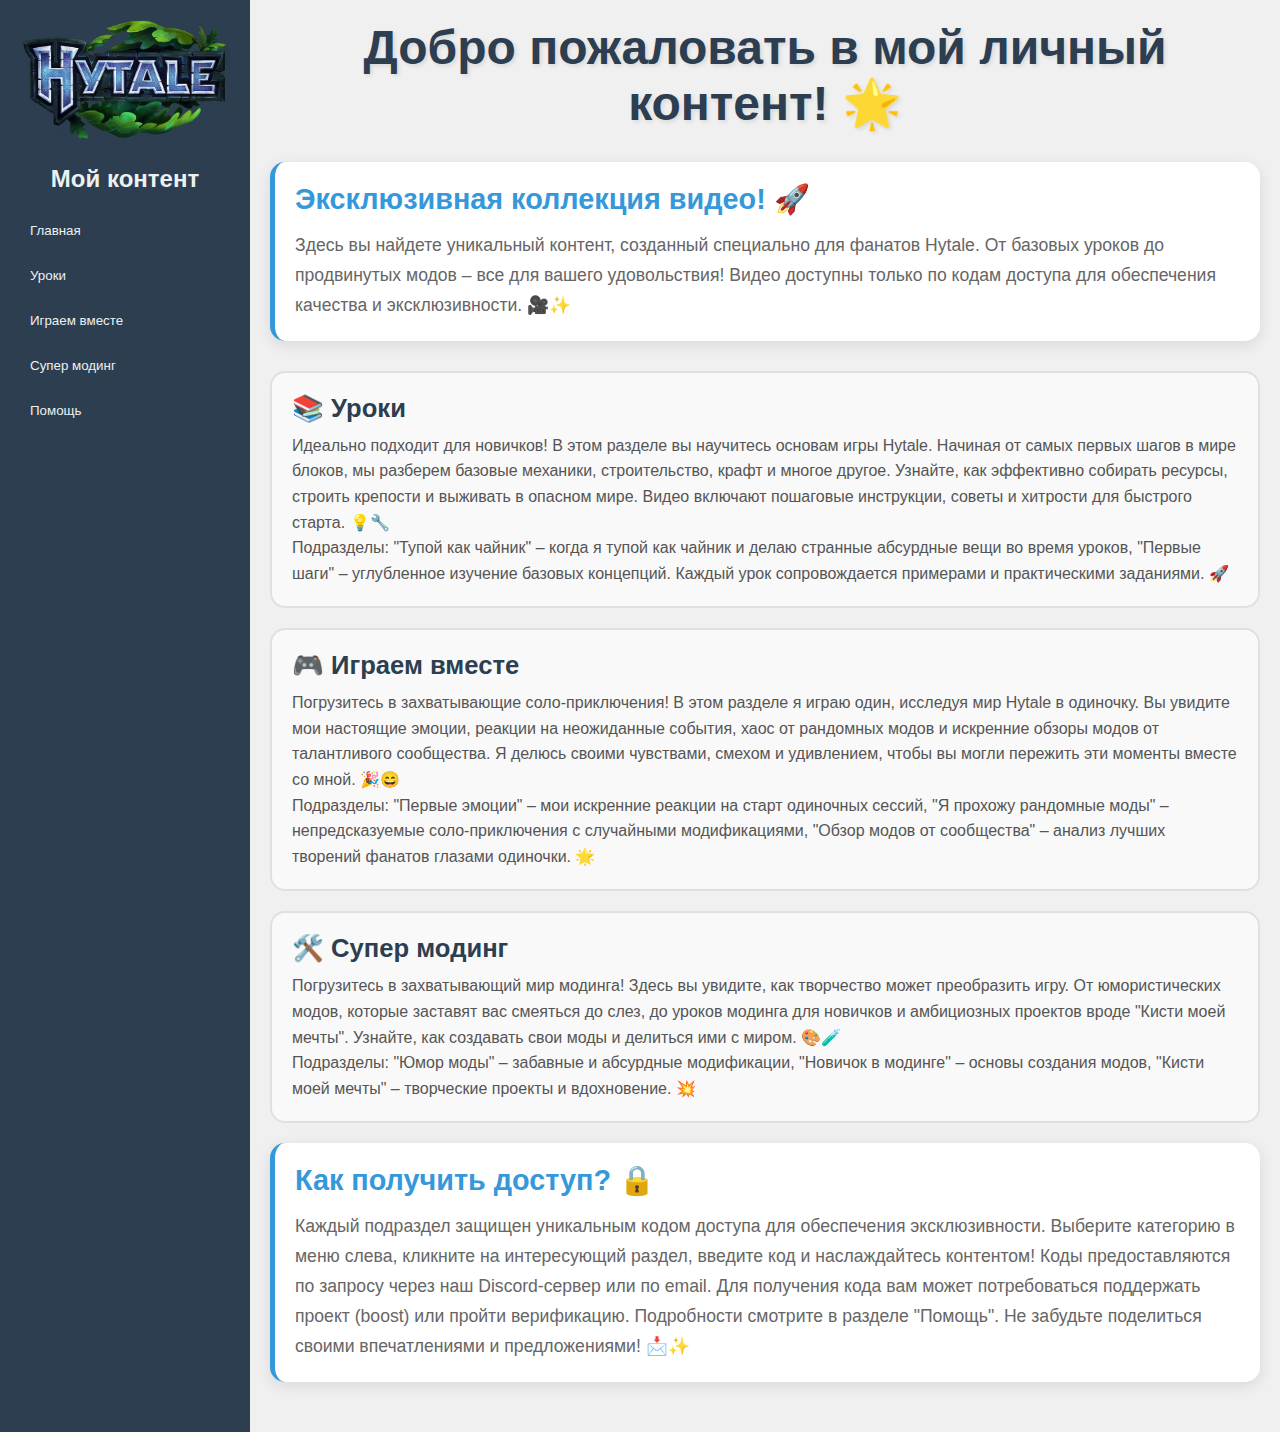
<file: mycontent/index.html>
<!DOCTYPE html>
<html lang="ru">
<head>
    <meta charset="UTF-8">
    <title>Мои видео - HytaleClubRu</title>
    <style>
        *{margin:0;padding:0;box-sizing:border-box;}
        body{font-family:'Arial',sans-serif;background:#f0f0f0;color:#333;}
        .container{display:flex;min-height:100vh;}
        .sidebar{width:250px;background:#2c3e50;color:#ecf0f1;padding:20px;text-align:center;}
        .sidebar img{width:100%;margin-bottom:20px;}
        .sidebar h2{margin-bottom:20px;}
        .menu ul{list-style:none;}
        .menu li{margin-bottom:10px;}
        .menu button{background:none;border:none;color:#ecf0f1;text-align:left;width:100%;padding:10px;cursor:pointer;}
        .menu button:hover{background:#34495e;}
        .submenu{display:none;padding-left:20px;}
        .submenu li{margin-bottom:5px;}
        .submenu button{font-size:0.9em;}
        .content{flex:1;padding:20px;}
        .content h1{margin-bottom:30px;font-size:3rem;color:#2c3e50;text-align:center;text-shadow:2px 2px 4px rgba(0,0,0,0.1);}
        .intro-block{background:#fff;border-radius:15px;padding:20px;margin-bottom:30px;box-shadow:0 4px 15px rgba(0,0,0,0.1);border-left:5px solid #3498db;}
        .intro-block h2{font-size:1.8rem;color:#3498db;margin-bottom:15px;}
        .intro-block p{font-size:1.1rem;line-height:1.7;color:#666;}
        .section-block{background:#f9f9f9;border-radius:15px;padding:20px;margin-bottom:20px;border:2px solid #e0e0e0;}
        .section-block h3{font-size:1.6rem;color:#2c3e50;margin-bottom:10px;}
        .section-block p{font-size:1rem;line-height:1.6;color:#555;}
        .modal{display:none;position:fixed;z-index:1000;left:0;top:0;width:100%;height:100%;background:rgba(0,0,0,0.5);}
        .modal-content{background:white;margin:10% auto;padding:20px;width:90%;max-width:500px;border-radius:10px;position:relative;}
        .close{float:right;cursor:pointer;font-size:28px;}
        .modal input{margin:10px 0;width:100%;padding:10px;border:1px solid #ccc;border-radius:5px;}
        .modal button{background:#3498db;color:white;border:none;padding:10px 20px;cursor:pointer;}
        .modal button:hover{background:#2980b9;}
        .error-message{color:red;font-size:0.9em;position:absolute;bottom:10px;right:10px;display:none;}
        @keyframes shake {
            0%, 100% { transform: translateX(0); }
            10%, 30%, 50%, 70%, 90% { transform: translateX(-5px); }
            20%, 40%, 60%, 80% { transform: translateX(5px); }
        }
        .shake { animation: shake 0.5s; }
        .video-content{display:none;}
        .video-content iframe{width:100%;height:400px;border:none;}
    </style>
</head>
<body>
    <div class="container">
        <div class="sidebar">
            <img src="../data/img/logo.png" alt="Logo">
            <h2>Мой контент</h2>
            <div class="menu">
                <ul>
                    <li><button type="button" onclick="showHome()" style="color:#ecf0f1;text-align:left;width:100%;padding:10px;">Главная</button></li>
                </ul>
            </div>
            <div class="menu">
                <ul>
                    <li><button type="button" onclick="toggleSubmenu('lessons')">Уроки</button>
                        <ul class="submenu" id="lessons">
                            <li><button type="button" onclick="openModal('stupid-as-teapot')">Тупой как чайник</button></li>
                            <li><button type="button" onclick="openModal('first-steps')">Первые шаги</button></li>
                        </ul>
                    </li>
                    <li><button type="button" onclick="toggleSubmenu('play-together')">Играем вместе</button>
                        <ul class="submenu" id="play-together">
                            <li><button type="button" onclick="openModal('first-emotions')">Первые эмоции</button></li>
                            <li><button type="button" onclick="openModal('random-mods')">Я прохожу рандомные моды</button></li>
                            <li><button type="button" onclick="openModal('community-mods')">Обзор модов от сообщества</button></li>
                        </ul>
                    </li>
                    <li><button type="button" onclick="toggleSubmenu('super-modding')">Супер модинг</button>
                        <ul class="submenu" id="super-modding">
                            <li><button type="button" onclick="openModal('humor-mods')">Юмор моды</button></li>
                            <li><button type="button" onclick="openModal('stupid-teapot')">Новичок в модинге</button></li>
                            <li><button type="button" onclick="openModal('dream-brushes')">Кисти моей мечты</button></li>
                        </ul>
                    </li>
                    <li><button type="button" onclick="toggleSubmenu('help')">Помощь</button>
                        <ul class="submenu" id="help">
                            <li><button type="button" onclick="showContent('how-to-get-code')">1) Как получить код</button></li>
                            <li><button type="button" onclick="showContent('code-duration')">2) Сколько будет работать код</button></li>
                            <li><button type="button" onclick="showContent('free-code')">3) Можно ли получить код бесплатно</button></li>
                            <li><button type="button" onclick="showContent('video-leak')">4) А если видео сольют</button></li>
                        </ul>
                    </li>
                </ul>
            </div>
        </div>
        <div class="content">
            <h1>Добро пожаловать в мой личный контент! 🌟</h1>
            <div class="intro-block">
                <h2>Эксклюзивная коллекция видео! 🚀</h2>
                <p>Здесь вы найдете уникальный контент, созданный специально для фанатов Hytale. От базовых уроков до продвинутых модов – все для вашего удовольствия! Видео доступны только по кодам доступа для обеспечения качества и эксклюзивности. 🎥✨</p>
            </div>
            <div class="section-block">
                <h3>📚 Уроки</h3>
                <p>Идеально подходит для новичков! В этом разделе вы научитесь основам игры Hytale. Начиная от самых первых шагов в мире блоков, мы разберем базовые механики, строительство, крафт и многое другое. Узнайте, как эффективно собирать ресурсы, строить крепости и выживать в опасном мире. Видео включают пошаговые инструкции, советы и хитрости для быстрого старта. 💡🔧</p>
                <p>Подразделы: "Тупой как чайник" – когда я тупой как чайник и делаю странные абсурдные вещи во время уроков, "Первые шаги" – углубленное изучение базовых концепций. Каждый урок сопровождается примерами и практическими заданиями. 🚀</p>
            </div>
            <div class="section-block">
                <h3>🎮 Играем вместе</h3>
                <p>Погрузитесь в захватывающие соло-приключения! В этом разделе я играю один, исследуя мир Hytale в одиночку. Вы увидите мои настоящие эмоции, реакции на неожиданные события, хаос от рандомных модов и искренние обзоры модов от талантливого сообщества. Я делюсь своими чувствами, смехом и удивлением, чтобы вы могли пережить эти моменты вместе со мной. 🎉😄</p>
                <p>Подразделы: "Первые эмоции" – мои искренние реакции на старт одиночных сессий, "Я прохожу рандомные моды" – непредсказуемые соло-приключения с случайными модификациями, "Обзор модов от сообщества" – анализ лучших творений фанатов глазами одиночки. 🌟</p>
            </div>
            <div class="section-block">
                <h3>🛠️ Супер модинг</h3>
                <p>Погрузитесь в захватывающий мир модинга! Здесь вы увидите, как творчество может преобразить игру. От юмористических модов, которые заставят вас смеяться до слез, до уроков модинга для новичков и амбициозных проектов вроде "Кисти моей мечты". Узнайте, как создавать свои моды и делиться ими с миром. 🎨🧪</p>
                <p>Подразделы: "Юмор моды" – забавные и абсурдные модификации, "Новичок в модинге" – основы создания модов, "Кисти моей мечты" – творческие проекты и вдохновение. 💥</p>
            </div>
            <div class="intro-block">
                <h2>Как получить доступ? 🔒</h2>
                <p>Каждый подраздел защищен уникальным кодом доступа для обеспечения эксклюзивности. Выберите категорию в меню слева, кликните на интересующий раздел, введите код и наслаждайтесь контентом! Коды предоставляются по запросу через наш Discord-сервер или по email. Для получения кода вам может потребоваться поддержать проект (boost) или пройти верификацию. Подробности смотрите в разделе "Помощь". Не забудьте поделиться своими впечатлениями и предложениями! 📩✨</p>
            </div>
            <div id="stupid-as-teapot" class="video-content">
                <h2>Уроки - тупой как чайник</h2>
                <iframe src="https://www.youtube.com/embed/example1" allowfullscreen></iframe>
            </div>
            <div id="first-steps" class="video-content">
                <h2>Уроки - Первые шаги</h2>
                <iframe src="https://www.youtube.com/embed/example2" allowfullscreen></iframe>
            </div>
            <div id="first-emotions" class="video-content">
                <h2>Играем вместе - первые эмоции</h2>
                <iframe src="https://www.youtube.com/embed/example3" allowfullscreen></iframe>
            </div>
            <div id="random-mods" class="video-content">
                <h2>Играем вместе - Я проходу рандомные моды</h2>
                <iframe src="https://www.youtube.com/embed/example4" allowfullscreen></iframe>
            </div>
            <div id="community-mods" class="video-content">
                <h2>Играем вместе - Обзор модов от сообщества</h2>
                <iframe src="https://www.youtube.com/embed/example5" allowfullscreen></iframe>
            </div>
            <div id="humor-mods" class="video-content">
                <h2>Супер модинг - юмор моды</h2>
                <iframe src="https://www.youtube.com/embed/example6" allowfullscreen></iframe>
            </div>
            <div id="stupid-teapot" class="video-content">
                <h2>Супер модинг - тупой как чайник</h2>
                <iframe src="https://www.youtube.com/embed/example7" allowfullscreen></iframe>
            </div>
            <div id="dream-brushes" class="video-content">
                <h2>Супер модинг - Кисти моей мечты</h2>
                <iframe src="https://www.youtube.com/embed/example8" allowfullscreen></iframe>
            </div>
            <div id="how-to-get-code" class="video-content">
                <div class="section-block">
                    <h3>1) Как получить код</h3>
                    <p>Система получения кодов доступа пока в разработке. В будущем она будет работать через бусти проекта или верификацию по email. Подробности будут объявлены позже. Следите за обновлениями!</p>
                </div>
            </div>
            <div id="code-duration" class="video-content">
                <div class="section-block">
                    <h3>Сколько будет работать код</h3>
                    <p>Информация пока недоступна.</p>
                </div>
            </div>
            <div id="free-code" class="video-content">
                <div class="section-block">
                    <h3>Можно ли получить код бесплатно</h3>
                    <p>Информация пока недоступна.</p>
                </div>
            </div>
            <div id="video-leak" class="video-content">
                <div class="section-block">
                    <h3>А если видео сольют</h3>
                    <p>Информация пока недоступна.</p>
                </div>
            </div>
        </div>
    </div>

    <div id="password-modal" class="modal">
        <div class="modal-content">
            <span class="close" onclick="closeModal()">&times;</span>
            <h2>Введите код доступа</h2>
            <input type="password" id="password-input" placeholder="Код доступа">
            <div id="error-message" class="error-message">Код не верен</div>
            <button onclick="checkPassword()">Войти</button>
        </div>
    </div>

    <script>
        let currentContent = '';

        function toggleSubmenu(id) {
            const submenu = document.getElementById(id);
            submenu.style.display = submenu.style.display === 'block' ? 'none' : 'block';
        }

        function openModal(contentId) {
            currentContent = contentId;
            document.getElementById('password-modal').style.display = 'block';
            document.getElementById('error-message').style.display = 'none';
            document.getElementById('password-input').classList.remove('shake');
            document.getElementById('password-input').value = '';
        }

        function closeModal() {
            document.getElementById('password-modal').style.display = 'none';
        }

        function showContent(contentId) {
            document.querySelectorAll('.content > *').forEach(el => el.style.display = 'none');
            document.getElementById(contentId).style.display = 'block';
        }

        function showHome() {
            document.querySelectorAll('.content > *').forEach(el => el.style.display = 'block');
            document.querySelectorAll('.video-content').forEach(el => el.style.display = 'none');
        }

        function hash(str) {
            let hash = 0;
            for (let i = 0; i < str.length; i++) {
                const char = str.charCodeAt(i);
                hash = ((hash << 5) - hash) + char;
                hash = hash & hash; // Convert to 32bit integer
            }
            return hash.toString();
        }

        function checkPassword() {
            const password = document.getElementById('password-input').value;
            const passwords = {
                'stupid-as-teapot': '728491365',
                'first-steps': '159263487',
                'first-emotions': '624837951',
                'random-mods': '473918205',
                'community-mods': '836192547',
                'humor-mods': '295648173',
                'stupid-teapot': '841926357',
                'dream-brushes': '517384692',
                'how-to-get-code': '763429185',
                'code-duration': '946571238',
                'free-code': '382695147',
                'video-leak': '514827369'
            };
            const input = document.getElementById('password-input');
            const errorMsg = document.getElementById('error-message');
            if (1 === 1) {
                document.querySelectorAll('.video-content').forEach(el => el.style.display = 'none');
                document.getElementById(currentContent).style.display = 'block';
                closeModal();
                errorMsg.style.display = 'none';
                input.classList.remove('shake');
                input.value = '';
            } else {
                errorMsg.style.display = 'block';
                input.classList.add('shake');
                setTimeout(() => {
                    input.classList.remove('shake');
                }, 500);
            }
        }
    </script>
</body>
</html>
</file>
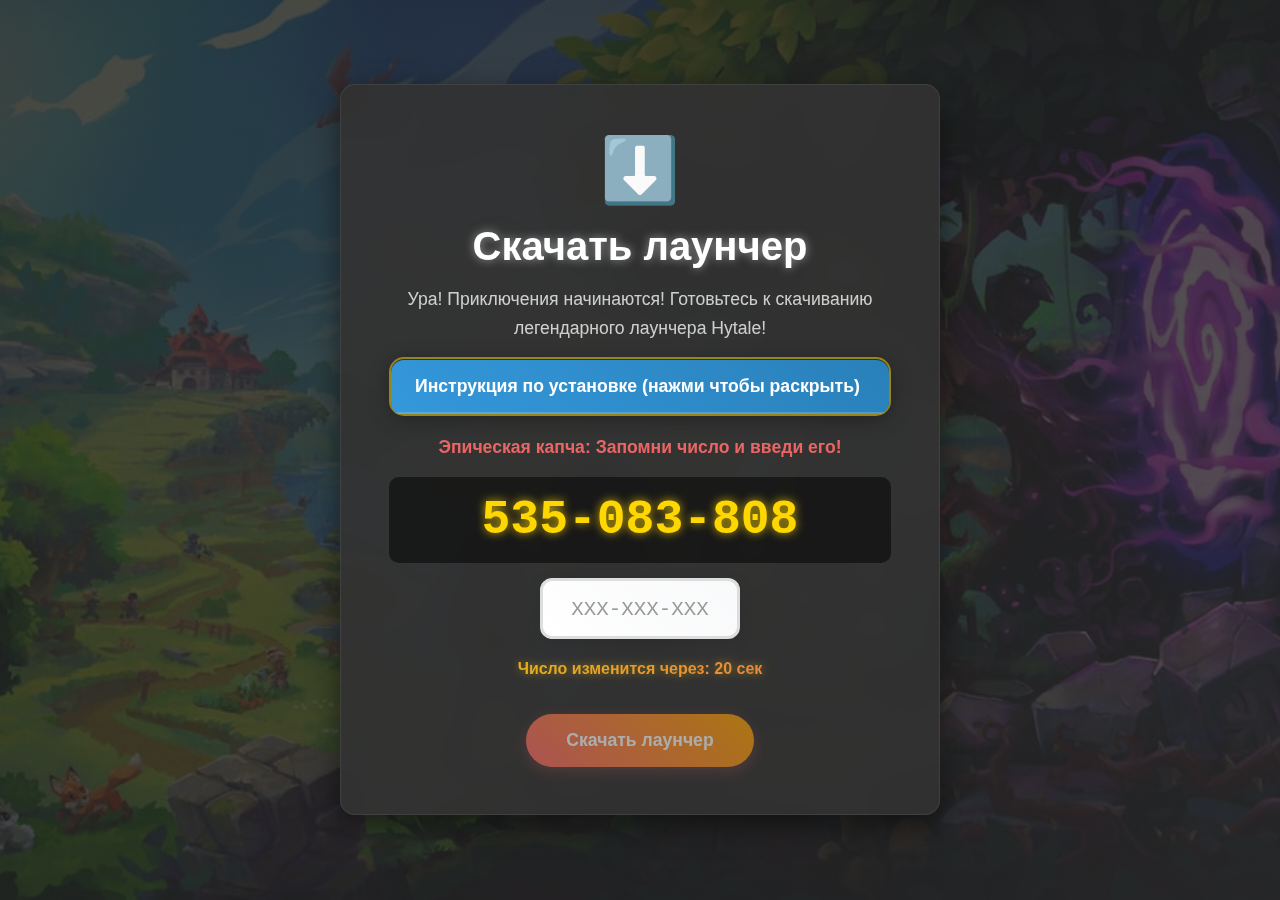
<file: download.html>
<!DOCTYPE html>
<html lang="ru">
<head>
    <meta charset="UTF-8">
    <title>Скачать лаунчер - Hytale</title>
    <link rel="stylesheet" href="styles.css">
    <style>
        body {
            background: linear-gradient(135deg, rgba(26, 26, 26, 0.8) 0%, rgba(45, 45, 45, 0.8) 100%), url('img/d_fon.jpg') center/cover no-repeat fixed;
            min-height: 100vh;
            display: flex;
            align-items: center;
            justify-content: center;
            font-family: 'Arial', sans-serif;
            color: #e0e0e0;
            text-align: center;
            margin: 0;
            padding: 1rem;
        }
        .download-container {
            background: rgba(50, 50, 50, 0.9);
            backdrop-filter: blur(15px);
            border-radius: 15px;
            padding: 3rem;
            box-shadow: 0 10px 30px rgba(0, 0, 0, 0.5);
            border: 1px solid rgba(100, 100, 100, 0.3);
            max-width: 600px;
            width: 100%;
        }
        @keyframes anim1 { from { opacity: 0; transform: scale(0.9); } to { opacity: 1; transform: scale(1); } }
        @keyframes anim2 { from { opacity: 0; transform: translateY(50px); } to { opacity: 1; transform: translateY(0); } }
        @keyframes anim3 { from { opacity: 0; transform: rotate(-10deg) scale(0.8); } to { opacity: 1; transform: rotate(0deg) scale(1); } }
        @keyframes anim4 { from { opacity: 0; transform: translateX(-50px); } to { opacity: 1; transform: translateX(0); } }
        @keyframes anim5 { from { opacity: 0; transform: translateX(50px); } to { opacity: 1; transform: translateX(0); } }
        @keyframes anim6 { from { opacity: 0; transform: scale(1.2); } to { opacity: 1; transform: scale(1); } }
        @keyframes anim7 { from { opacity: 0; transform: rotate(10deg); } to { opacity: 1; transform: rotate(0deg); } }
        @keyframes anim8 { from { opacity: 0; transform: translateY(-50px) scale(0.9); } to { opacity: 1; transform: translateY(0) scale(1); } }
        @keyframes anim9 { from { opacity: 0; transform: skew(-10deg); } to { opacity: 1; transform: skew(0deg); } }
        @keyframes anim10 { from { opacity: 0; transform: scale(0.7) rotate(180deg); } to { opacity: 1; transform: scale(1) rotate(0deg); } }
        @keyframes anim11 { from { opacity: 0; transform: translateX(100px) scale(0.8); } to { opacity: 1; transform: translateX(0) scale(1); } }
        @keyframes anim12 { from { opacity: 0; transform: translateY(100px) rotate(-5deg); } to { opacity: 1; transform: translateY(0) rotate(0deg); } }
        @keyframes anim13 { from { opacity: 0; transform: scale(0.5); } to { opacity: 1; transform: scale(1); } }
        @keyframes anim14 { from { opacity: 0; transform: translateX(-100px) skew(5deg); } to { opacity: 1; transform: translateX(0) skew(0deg); } }
        @keyframes anim15 { from { opacity: 0; transform: rotate(20deg) scale(0.9); } to { opacity: 1; transform: rotate(0deg) scale(1); } }
        @keyframes anim16 { from { opacity: 0; transform: translateY(-100px); } to { opacity: 1; transform: translateY(0); } }
        @keyframes anim17 { from { opacity: 0; transform: scale(1.3) rotate(-15deg); } to { opacity: 1; transform: scale(1) rotate(0deg); } }
        @keyframes anim18 { from { opacity: 0; transform: translateX(75px) translateY(25px); } to { opacity: 1; transform: translateX(0) translateY(0); } }
        @keyframes anim19 { from { opacity: 0; transform: rotate(-25deg); } to { opacity: 1; transform: rotate(0deg); } }
        @keyframes anim20 { from { opacity: 0; transform: scale(0.6) translateY(30px); } to { opacity: 1; transform: scale(1) translateY(0); } }
        .download-icon {
            font-size: 4rem;
            color: #ffd700;
            margin-bottom: 1rem;
            animation: pulse 2s infinite;
        }
        @keyframes pulse {
            0%, 100% { transform: scale(1); }
            50% { transform: scale(1.1); }
        }
        h1 {
            font-size: 2.5rem;
            color: #fff;
            margin-bottom: 1rem;
            text-shadow: 0 0 10px rgba(255, 255, 255, 0.5);
        }
        p {
            font-size: 1.1rem;
            margin-bottom: 2rem;
            line-height: 1.6;
            opacity: 0.9;
        }
        .instruction {
            margin-bottom: 1rem;
            border-radius: 15px;
            border: 2px solid rgba(255, 215, 0, 0.5);
            overflow: hidden;
            box-shadow: 0 4px 20px rgba(0, 0, 0, 0.3);
        }
        .instruction summary {
            background: linear-gradient(45deg, #3498db, #2980b9);
            color: white;
            padding: 1rem 1.5rem;
            cursor: pointer;
            font-weight: bold;
            font-size: 1.1rem;
            text-align: left;
            list-style: none;
            position: relative;
            transition: all 0.3s ease;
            border-bottom: 2px solid rgba(255, 255, 255, 0.2);
        }
        .instruction summary::marker {
            display: none;
        }

        .instruction summary:hover {
            background: linear-gradient(45deg, #2980b9, #3498db);
            box-shadow: 0 0 15px rgba(52, 152, 219, 0.5);
        }
        .instruction div {
            background: rgba(0, 0, 0, 0.7);
            border-top: 1px solid rgba(255, 255, 255, 0.1);
            max-height: 0;
            overflow: hidden;
        }
        .instruction p {
            margin-bottom: 0.5rem;
            font-size: 0.9rem;
            color: #e0e0e0;
            font-weight: normal;
            text-align: left;
            line-height: 1.4;
        }
        .dots {
            display: inline-block;
            margin-left: 0.5rem;
            animation: blink 1.5s infinite;
        }
        @keyframes blink {
            0%, 50% { opacity: 1; }
            51%, 100% { opacity: 0; }
        }
        .captcha {
            margin-bottom: 2rem;
        }
        .captcha p {
            margin-bottom: 0.5rem;
            font-weight: bold;
            color: #ff6b6b;
        }
        .timer {
            font-size: 1rem;
            background: linear-gradient(45deg, #ffd700, #ff6b6b);
            -webkit-background-clip: text;
            background-clip: text;
            -webkit-text-fill-color: transparent;
            margin-top: 1rem;
            animation: timerPulse 2s infinite, timerGlow 3s ease-in-out infinite alternate;
            font-weight: bold;
            text-shadow: 0 0 10px rgba(255, 215, 0, 0.5);
        }
        @keyframes timerPulse {
            0%, 100% { opacity: 0.8; transform: scale(1); }
            50% { opacity: 1; transform: scale(1.05); }
        }
        @keyframes timerGlow {
            from { filter: brightness(1) hue-rotate(0deg); }
            to { filter: brightness(1.2) hue-rotate(10deg); }
        }
        .captcha-input {
            padding: 1rem 1.5rem;
            border-radius: 12px;
            border: 3px solid #ddd;
            background: linear-gradient(45deg, #ffffff, #f8f9fa);
            color: #333;
            text-align: center;
            font-size: 1.3rem;
            font-weight: bold;
            font-family: 'Courier New', monospace;
            width: 200px;
            transition: all 0.3s ease;
            box-shadow: 0 4px 15px rgba(0, 0, 0, 0.1);
            outline: none;
        }
        .captcha-input:focus {
            border-color: #ffd700;
            box-shadow: 0 0 20px rgba(255, 215, 0, 0.3), 0 4px 15px rgba(0, 0, 0, 0.1);
            background: linear-gradient(45deg, #fff, #e9ecef);
            transform: scale(1.02);
        }
        .captcha-input::placeholder {
            color: #999;
            font-weight: normal;
        }
        .download-btn {
            background: linear-gradient(45deg, #ff6b6b, #ffa500);
            color: white;
            padding: 1rem 2.5rem;
            border-radius: 50px;
            text-decoration: none;
            font-weight: bold;
            font-size: 1.1rem;
            transition: all 0.3s ease;
            display: inline-block;
            opacity: 0.6;
            pointer-events: none;
            box-shadow: 0 4px 15px rgba(255, 107, 107, 0.3);
        }
        .download-btn.enabled {
            opacity: 1;
            pointer-events: all;
        }
        .download-btn.enabled:hover {
            background: linear-gradient(45deg, #ffa500, #ff6b6b);
            transform: translateY(-2px);
            box-shadow: 0 8px 25px rgba(255, 107, 107, 0.5);
        }
        .captcha-grid {
            display: grid;
            grid-template-columns: repeat(3, 1fr);
            gap: 1rem;
            margin: 1rem 0;
            max-width: 400px;
            margin-left: auto;
            margin-right: auto;
        }
        .captcha-block {
            width: 80px;
            height: 80px;
            background: linear-gradient(45deg, #333, #555);
            border-radius: 10px;
            display: flex;
            align-items: center;
            justify-content: center;
            font-size: 2rem;
            cursor: pointer;
            transition: all 0.3s ease;
            box-shadow: 0 4px 10px rgba(0, 0, 0, 0.5);
            animation: blockPulse 2s infinite;
            position: relative;
            overflow: hidden;
        }
        .captcha-block::before {
            content: '';
            position: absolute;
            top: 0;
            left: 0;
            right: 0;
            bottom: 0;
            background: linear-gradient(45deg, transparent, rgba(255, 255, 255, 0.1), transparent);
            transform: translateX(-100%);
            animation: shimmer 3s infinite;
        }
        @keyframes blockPulse {
            0%, 100% { transform: scale(1); box-shadow: 0 4px 10px rgba(0, 0, 0, 0.5); }
            50% { transform: scale(1.05); box-shadow: 0 6px 15px rgba(52, 152, 219, 0.3); }
        }
        @keyframes shimmer {
            0% { transform: translateX(-100%); }
            100% { transform: translateX(100%); }
        }
        .captcha-block:hover {
            transform: scale(1.1);
            box-shadow: 0 8px 20px rgba(52, 152, 219, 0.5);
        }
        .captcha-block.correct {
            animation: correctGlow 0.5s infinite alternate;
        }
        @keyframes correctGlow {
            0% { box-shadow: 0 4px 10px rgba(0, 0, 0, 0.5), 0 0 10px rgba(52, 152, 219, 0.5); }
            100% { box-shadow: 0 4px 10px rgba(0, 0, 0, 0.5), 0 0 20px rgba(52, 152, 219, 1); }
        }
        .captcha-block[data-color="red"] { background: linear-gradient(45deg, #ff0000, #cc0000); }
        .captcha-block[data-color="blue"] { background: linear-gradient(45deg, #0000ff, #0000cc); }
        .captcha-block[data-color="green"] { background: linear-gradient(45deg, #00ff00, #00cc00); }
        .captcha-block[data-color="yellow"] { background: linear-gradient(45deg, #ffff00, #cccc00); }
        .captcha-block[data-color="purple"] { background: linear-gradient(45deg, #800080, #660066); }
        .captcha-block[data-color="orange"] { background: linear-gradient(45deg, #ffa500, #cc8500); }
        .captcha-block[data-color="cyan"] { background: linear-gradient(45deg, #00ffff, #00cccc); }
        .captcha-block[data-color="pink"] { background: linear-gradient(45deg, #ff1493, #cc1166); }
        .captcha-block.selected {
            transform: scale(1.2);
            box-shadow: 0 8px 25px rgba(255, 255, 255, 0.8);
            border: 3px solid #fff;
        }
        .captcha-display {
            font-size: 3rem;
            font-weight: bold;
            color: #ffd700;
            background: rgba(0, 0, 0, 0.5);
            padding: 1rem 2rem;
            border-radius: 10px;
            margin: 1rem 0;
            animation: numberGlow 2s infinite alternate;
            text-shadow: 0 0 10px rgba(255, 215, 0, 0.8);
            font-family: 'Courier New', monospace;
            user-select: none;
            -webkit-user-select: none;
            -moz-user-select: none;
            -ms-user-select: none;
            pointer-events: none;
        }
        @keyframes numberGlow {
            from { box-shadow: 0 0 10px rgba(255, 215, 0, 0.5); }
            to { box-shadow: 0 0 20px rgba(255, 215, 0, 1); }
        }
    </style>
</head>
<body>
    <div class="download-container">
        <div class="download-icon">⬇️</div>
        <h1>Скачать лаунчер</h1>
        <p>Ура! Приключения начинаются! Готовьтесь к скачиванию легендарного лаунчера Hytale!</p>
        <details class="instruction" style="margin-top: -1rem;">
            <summary>Инструкция по установке (нажми чтобы раскрыть)</summary>
            <p>1. Распаковать в любую папку (путь не должен иметь русский язык)</p>
            <p>2. Запустить HytaleLauncherX.exe</p>
            <p>3. Наслаждаться</p>
        </details>
        <div class="captcha">
            <p id="captcha-instruction">Эпическая капча: Запомни число и введи его!</p>
            <div class="captcha-display" id="captcha-display">123-456-789</div>
            <input type="text" class="captcha-input" id="captcha-input" placeholder="XXX-XXX-XXX">
            <p class="timer">Число изменится через: 9 сек</p>
        </div>
        <a href="https://hytalego.github.io/hytalegospb/file/l.zip" class="download-btn" id="download-btn">Скачать лаунчер</a>
    </div>
    <script>
        // Анимация появления
        document.querySelector('.download-container').style.animation = 'anim1 1s ease';

        const downloadBtn = document.getElementById('download-btn');
        const captchaDisplay = document.getElementById('captcha-display');
        const captchaInput = document.getElementById('captcha-input');
        const timerText = document.querySelector('.timer');

        let timer = 20;
        let solved = false;
        let currentNumber = '';
        let audioContext;
        let pulseInterval;
        let lastBeatTime = 0;

        function initAudio() {
            audioContext = new (window.AudioContext || window.webkitAudioContext)();
            if (audioContext.state === 'suspended') {
                audioContext.resume();
            }
        }
        // Initialize audio on first interaction
        document.addEventListener('click', () => {
            if (!audioContext) {
                initAudio();
            } else if (audioContext.state === 'suspended') {
                audioContext.resume();
            }
        }, { once: true });

        function playBeep(frequency = 800, duration = 200) {
            if (!audioContext) return;
            if (audioContext.state === 'suspended') {
                audioContext.resume();
            }
            const oscillator = audioContext.createOscillator();
            const gainNode = audioContext.createGain();

            oscillator.connect(gainNode);
            gainNode.connect(audioContext.destination);

            oscillator.frequency.setValueAtTime(frequency, audioContext.currentTime);
            oscillator.type = 'sine';

            gainNode.gain.setValueAtTime(0.3, audioContext.currentTime);
            gainNode.gain.exponentialRampToValueAtTime(0.01, audioContext.currentTime + duration / 1000);

            oscillator.start(audioContext.currentTime);
            oscillator.stop(audioContext.currentTime + duration / 1000);
        }

        function generateNumber() {
            // Generate 9-digit number
            let num = '';
            for (let i = 0; i < 9; i++) {
                num += Math.floor(Math.random() * 10);
            }
            // Format as XXX-XXX-XXX
            currentNumber = num.replace(/(\d{3})(\d{3})(\d{3})/, '$1-$2-$3');
            captchaDisplay.textContent = currentNumber;
            captchaDisplay.style.color = '#ffd700'; // Reset to yellow
            captchaDisplay.style.animation = 'numberGlow 2s infinite alternate'; // Reset animation
            captchaInput.value = '';
            solved = false;
            downloadBtn.classList.remove('enabled');
            timer = 20;
            lastBeatTime = Date.now();
            updateTimer();
        }

        function updateTimer() {
            timerText.textContent = `Число изменится через: ${timer} сек`;

            if (timer <= 10 && timer > 0 && !solved) {
                startPulseSound();
            } else {
                stopPulseSound();
            }

            if (timer > 0) {
                timer--;
                setTimeout(updateTimer, 1000);
            } else {
                stopPulseSound();
                generateNumber();
            }
        }

        function startPulseSound() {
            if (pulseInterval) return; // Already running

            const pulseStartTime = Date.now();
            lastBeatTime = pulseStartTime;

            pulseInterval = setInterval(() => {
                const now = Date.now();
                const totalElapsed = now - pulseStartTime; // Total time since pulse started

                // Wait 1 second for first beat
                if (totalElapsed < 1000) return;

                const accelerationTime = totalElapsed - 1000; // Time after first second
                const progress = Math.min(1, accelerationTime / 7000); // 0 to 1 over 7 seconds
                const interval = 1000 - progress * 900; // From 1000ms to 100ms
                const frequency = 600 + progress * 600; // From 600 to 1200 Hz

                if (now - lastBeatTime >= interval) {
                    playBeep(frequency, 150);
                    lastBeatTime = now;
                }
            }, 10); // Check every 10ms for smooth timing
        }

        function stopPulseSound() {
            if (pulseInterval) {
                clearInterval(pulseInterval);
                pulseInterval = null;
            }
        }

        // Prevent copying and context menu on captcha display
        captchaDisplay.addEventListener('contextmenu', (e) => e.preventDefault());
        captchaDisplay.addEventListener('copy', (e) => e.preventDefault());
        captchaDisplay.addEventListener('cut', (e) => e.preventDefault());
        captchaDisplay.addEventListener('paste', (e) => e.preventDefault());
        captchaDisplay.addEventListener('selectstart', (e) => e.preventDefault());

        // Initialize audio on first interaction
        document.addEventListener('click', () => {
            if (!audioContext) {
                initAudio();
            }
        }, { once: true });

        // Input listener
        captchaInput.addEventListener('input', () => {
            if (solved) return;

            let input = captchaInput.value.replace(/\D/g, ''); // Remove non-digits
            // Format input
            if (input.length > 9) input = input.slice(0, 9);
            if (input.length >= 3) {
                input = input.replace(/(\d{3})(\d{0,3})(\d{0,3})/, '$1-$2-$3').replace(/-$/, '');
            }
            captchaInput.value = input;

            if (input === currentNumber) {
                solved = true;
                downloadBtn.classList.add('enabled');
                timerText.textContent = 'Капча решена! Скачивание доступно.';
                captchaDisplay.style.animation = 'none';
                captchaDisplay.style.color = '#4CAF50';
            }
        });

        // Initialize audio immediately
        initAudio();

        // Spoiler without animation

        // Инициализация
        generateNumber();
    </script>
</body>
</html>
</file>
<file: styles.css>
/* ────────────────────────── GLOBAL RESET & BASE ───────────────────── */
*{margin:0;padding:0;box-sizing:border-box;}
html{
    scroll-behavior: smooth;
}
html,body{
    height:100%;
    font-family:'Roboto',sans-serif;
    color:#e0e0e0;
}
a{text-decoration:none;color:inherit;}
ul{list-style:none;}
button{cursor:pointer;border:none;font-family:inherit;}

/* ────────────────────────── BACKGROUND IMAGE ─────────────────────── */
body{
    background-color: #212121;
    margin-top: 100px;
}

/* ────────────────────────── SIDE DECORATIONS (left/right) ─────── */
/* Файл img/side-decoration.png отсутствует, декорации отключены */

/* ────────────────────────── HEADER ───────────────────────────── */
.header{
    position:fixed;width:100%;top:0;background:linear-gradient(90deg, #1e1e1e, #2c3e50);
    display:flex;justify-content:space-between;align-items:center;padding:1rem 2rem;
    z-index:10;transition:background .3s,transform .3s;border-bottom:3px solid #3498db;
    box-shadow:0 0 10px rgba(52, 152, 219, 0.3);
}
.logo img{height:60px;filter:drop-shadow(2px 2px 4px rgba(0,0,0,0.5));}
.header nav ul{display:flex;}
.header nav li{margin-left:30px;position:relative;}
.header nav a{
    color:#e0e0e0;font-weight:bold;padding:.5rem 1rem;border-radius:8px;
    transition:all .3s;background:none;border:2px solid transparent;
}
.header nav a:hover{
    color:#3498db;background:#34495e;border-color:#3498db;
    transform:translateY(-2px);box-shadow:0 4px 8px rgba(52, 152, 219, 0.4);
}
.header nav a::after{
    content:'';position:absolute;left:50%;bottom:0;width:0;height:3px;
    background:#3498db;transition:width .3s ease, left .3s ease;
}
.header nav a:hover::after{
    width:100%;left:0%;
}

/* ────────────────────────── HERO (чёрный) ─────────────────────── */
.hero{
    min-height:100vh;background:linear-gradient(135deg, #1e3c72 0%, #2a5298 100%);
    display:flex;align-items:center;padding:4rem 2rem;
    position:relative;overflow:hidden;
}
.hero::before{content:"";position:absolute;width:100%;height:100%;
              background:url('img/hero-bg.jpg') center/cover no-repeat;opacity:0.3;
              top:0;left:0;z-index:0;}
.hero .content{z-index:1;display:flex;flex-direction:column;justify-content:center;
               max-width:50%;padding:2rem;}
.hero h1{font-size:3rem;margin-bottom:1.5rem;animation:fadeInDown 2s;color:#fff;
         text-shadow:2px 2px 4px rgba(0,0,0,0.5);}
.hero p{font-size:1.3rem;margin-bottom:2.5rem;color:#e0e0e0;line-height:1.6;
        text-shadow:1px 1px 2px rgba(0,0,0,0.5);}
.cta{
    background:linear-gradient(45deg, #3498db, #2980b9);color:white;padding:1.2rem 2.5rem;border-radius:50px;
    font-size:1.2rem;font-weight:bold;transition:.3s;border:none;
    box-shadow:0 4px 15px rgba(52, 152, 219, 0.4);align-self:flex-start;
}
.cta:hover{background:linear-gradient(45deg, #2980b9, #3498db);transform:scale(1.05);
           box-shadow:0 6px 20px rgba(52, 152, 219, 0.6);}
.hero .image{z-index:1;max-width:50%;display:flex;justify-content:center;}
.hero .image img{max-width:100%;height:auto;border-radius:20px;
                 box-shadow:0 10px 30px rgba(0,0,0,0.5);animation:fadeInRight 2s;}
.discord-center {
    padding: 1rem 2rem 2rem;
    text-align: center;
    background: transparent;
    margin-top: -5rem;
    position: relative;
    z-index: 10;
}
@keyframes fadeInRight{from{opacity:0;transform:translateX(50px);}to{opacity:1;transform:translateX(0);}}

/* ────────────────────────── INFO (серый) ─────────────────────── */
.info{
    padding:4rem 2rem;text-align:center;background:#212121;
}
.info h2{margin-bottom:2rem;color:#fff;}
.info-tabs{
    max-width:1200px;margin:0 auto;
}
.info-tab-buttons{
    display:flex;justify-content:center;margin-bottom:3rem;
}
.info-tab-btn{
    background:#333;color:#e0e0e0;padding:1rem 2rem;border:none;cursor:pointer;
    transition:all .3s;margin:0 0.5rem;border-radius:10px 10px 0 0;
    font-size:1.1rem;font-weight:bold;
}
.info-tab-btn.active{
    background:#3498db;color:white;transform:translateY(5px);
}
.info-tab-btn:hover:not(.active){
    background:#555;transform:translateY(2px);
}
.info-tab-content{
    background:#1a1a1a;border-radius:15px;padding:3rem;
    box-shadow:0 10px 30px rgba(0,0,0,0.8);
}
.info-tab-pane{
    display:none;animation:fadeIn 0.5s ease;
}
.info-tab-pane.active{
    display:block;
}
.info-tab-pane h3{
    color:#3498db;margin-bottom:2rem;font-size:2rem;
}
.info-tab-pane p{
    margin-bottom:1.5rem;line-height:1.8;color:#e0e0e0;
}
.info-tab-pane ul{
    text-align:left;max-width:600px;margin:0 auto;
    color:#bdc3c7;
}
.info-tab-pane li{
    margin-bottom:0.5rem;
}
/* Features grid */
.features-grid{
    display:grid;grid-template-columns:repeat(3, 1fr);gap:2rem;
    margin-top:2rem;
}
.feature-card{
    background:#333;padding:2rem;border-radius:10px;
    box-shadow:0 4px 15px rgba(0,0,0,0.5);transition:transform 0.3s, box-shadow 0.3s;
    text-align:center;
}
.feature-card:hover{
    transform:translateY(-10px);box-shadow:0 8px 25px rgba(52, 152, 219, 0.3);
}
.feature-card.modding-special{
    position:relative;cursor:pointer;
    border:2px solid #3498db;
    animation:pulseGlow 0.5s infinite alternate;
}
@keyframes pulseGlow{
    0%{box-shadow:0 4px 15px rgba(0,0,0,0.5), 0 0 5px rgba(52, 152, 219, 0.1);}
    100%{box-shadow:0 4px 15px rgba(0,0,0,0.5), 0 0 80px rgba(52, 152, 219, 1), 0 0 120px rgba(52, 152, 219, 0.8);}
}
.feature-card.modding-special.animate{
    animation:switchAnimation 0.5s ease;
}
@keyframes switchAnimation{
    0%{transform:scale(1); background:#333;}
    50%{transform:scale(1.1); background:#3498db;}
    100%{transform:scale(1); background:#333;}
}
.feature-card .icon{
    font-size:3rem;margin-bottom:1rem;display:block;
}
.feature-card h4{
    color:#3498db;margin-bottom:1rem;font-size:1.3rem;
}
.feature-card p{
    color:#e0e0e0;font-size:0.9rem;line-height:1.6;
}
/* Modding features */
.modding-features{
    display:grid;grid-template-columns:repeat(auto-fit, minmax(200px, 1fr));gap:1.5rem;
    margin:2rem 0;
}
.modding-card{
    background:#2a2a2a;padding:1.5rem;border-radius:10px;
    box-shadow:0 4px 15px rgba(0,0,0,0.5);transition:transform 0.3s, box-shadow 0.3s;
    text-align:center;border:2px solid #3498db;
}
.modding-card:hover{
    transform:translateY(-10px);box-shadow:0 8px 25px rgba(52, 152, 219, 0.4);
    background:#333;
}
.modding-card .icon{
    font-size:2.5rem;margin-bottom:0.5rem;display:block;
}
.modding-card h4{
    color:#3498db;margin-bottom:0.5rem;font-size:1.2rem;
}
.modding-card p{
    color:#bdc3c7;font-size:0.85rem;line-height:1.5;
}

/* ────────────────────────── DOWNLOAD (чёрный) ─────────────────── */
.download{
    padding:4rem 2rem;text-align:center;background:#121212;
}
.tabs{
    max-width:1200px;margin:auto;
}
.tab-buttons{
    display:flex;justify-content:center;margin-bottom:0;
}
.tab-btn{
    background:#333;color:#e0e0e0;padding:1.5rem 3rem;border:none;cursor:pointer;
    transition:all .3s;margin:0 1rem;border-radius:15px 15px 0 0;
    font-size:1.2rem;font-weight:bold;min-width:200px;
    position:relative;
}
.tab-btn.active{
    background:#3498db;color:white;
    box-shadow:0 4px 15px rgba(52, 152, 219, 0.4);
}
.tab-btn:hover:not(.active){
    background:#555;transform:translateY(2px);
}
.tab-content{
    background:#1a1a1a;border-radius:15px 15px 0 0;padding:3rem 2rem 4rem;
    box-shadow:0 10px 30px rgba(0,0,0,0.8);
}
.tab-pane{
    display:none;animation:fadeIn 0.5s ease;
    max-width: 600px; margin: 0 auto;
}
.tab-pane.active{
    display:block;
}

/* ---------- Начальный выбор: карточки ----------------- */
.initial-choice{
    display:flex;justify-content:center;gap:2rem;flex-wrap:wrap;
}
.option-card{
    background:#1e1e1e;border-radius:15px;padding:2rem;width:300px;
    box-shadow:0 4px 20px rgba(0,0,0,.8);cursor:pointer;
    transition:all .4s ease;transform:translateY(0);
    border:2px solid transparent;
}
.option-card:hover{
    transform:translateY(-10px);box-shadow:0 8px 30px rgba(52, 152, 219, 0.6);
    border-color:#3498db;
}
.card-icon{
    font-size:3rem;margin-bottom:1rem;opacity:0.8;
}
.option-card h3{margin-bottom:0.5rem;}
.option-card p{color:#bdc3c7;font-size:0.9rem;}

/* ---------- Секции скачивания ----------------- */
.download-section{
    opacity:0;transform:translateY(20px);pointer-events:none;
    transition:all .5s ease;
}
.download-section.visible{
    opacity:1;transform:translateY(0);pointer-events:all;
}
.download-card{
    background:#1e1e1e;border-radius:15px;padding:3rem;
    box-shadow:0 4px 20px rgba(0,0,0,.8);max-width:500px;margin:auto;
}
.card-icon.large{font-size:4rem;margin-bottom:1rem;opacity:0.9;}
.download-card h3{margin-bottom:1rem;}
.download-card p{margin-bottom:2rem;color:#bdc3c7;}

/* ---------- Форма ---------------------- */
.download-form{
    display:flex;flex-direction:column;gap:1.5rem;
}
.select-row{
    display:flex;gap:1rem;
}
.select-row .select-group{
    flex:1;
}
.select-group{
    text-align:left;
}
.select-group label{
    display:block;font-weight:bold;margin-bottom:0.5rem;color:#e0e0e0;
}
.select-group select{
    width:100%;padding:1rem;border-radius:8px;background:#333;color:#e0e0e0;border:2px solid #555;
    transition:border-color .3s, box-shadow .3s;
}
.select-group select:focus{
    border-color:#3498db;box-shadow:0 0 10px rgba(52, 152, 219, 0.5);
    outline:none;
}

/* ---------- Кнопки ---------------------- */
.download-btn{
    background:linear-gradient(45deg, #3498db, #2980b9);color:white;padding:1rem 2rem;border-radius:8px;
    font-size:1.2rem;font-weight:bold;border:none;cursor:pointer;
    transition:all .3s ease;transform:scale(1);
    box-shadow:0 4px 15px rgba(52, 152, 219, 0.4);
}
.download-btn:hover:not(:disabled){
    transform:scale(1.05);box-shadow:0 6px 20px rgba(52, 152, 219, 0.6);
}
.download-btn:disabled{
    background:#555;cursor:not-allowed;transform:scale(1);box-shadow:none;
}
.back-btn{
    background:none;color:#bdc3c7;padding:0.5rem 1rem;border-radius:5px;border:1px solid #555;
    margin-top:1rem;cursor:pointer;transition:all .3s;
}
.back-btn:hover{color:#e0e0e0;border-color:#777;}

.big-discord-btn {
    display: inline-block;
    background: linear-gradient(45deg, #5865f2, #404eed);
    color: white !important;
    padding: 1.2rem 3rem;
    border-radius: 50px;
    text-decoration: none !important;
    font-weight: bold;
    font-size: 1.4rem;
    box-shadow: 0 8px 25px rgba(88, 101, 242, 0.5);
    transition: all 0.3s ease;
    border: 2px solid rgba(255, 255, 255, 0.2);
    margin-top: 1rem;
}
.big-discord-btn:hover {
    background: linear-gradient(45deg, #404eed, #5865f2);
    transform: scale(1.05);
    box-shadow: 0 12px 35px rgba(88, 101, 242, 0.8);
}
.big-discord-btn .btn-icon {
    vertical-align: middle;
    margin-right: 1rem;
    font-size: 1.8rem;
}

/* ────────────────────────── FOOTER (чёрный) ───────────────────── */
footer{
    background:#1e1e1e;text-align:center;padding:.8rem;
    position:relative;color:white;font-size:.9rem;
    width:100%;
}

/* ────────────────────────── SCREENSHOTS ─────────────────────── */
.screenshots{
    padding:4rem 2rem;text-align:center;background:#2c3e50;
}
.screenshots h2{margin-bottom:2rem;}
.gallery{
    display:grid;grid-template-columns:repeat(auto-fit, minmax(300px, 1fr));gap:1.5rem;
    max-width:1200px;margin:auto;
}
.gallery-img{
    width:100%;height:200px;object-fit:cover;border-radius:10px;
    transition:transform .3s, box-shadow .3s;
}
.gallery-img:hover{
    transform:scale(1.05);box-shadow:0 8px 16px rgba(0,0,0,0.5);
}
.gallery-img{
    cursor:pointer;
}

/* Modal */
.modal {
    display: none;
    position: fixed;
    z-index: 2000;
    left: 0;
    top: 0;
    width: 100%;
    height: 100%;
    background-color: rgba(0,0,0,0.9);
}

.modal-content {
    margin: auto;
    display: block;
    max-width: 90%;
    max-height: 90%;
}

.close {
    position: absolute;
    top: 15px;
    right: 35px;
    color: #f1f1f1;
    font-size: 40px;
    font-weight: bold;
    cursor: pointer;
}

.close:hover,
.close:focus {
    color: #bbb;
    text-decoration: none;
    cursor: pointer;
}

/* ────────────────────────── VIDEOS ─────────────────────────── */
.videos{
    padding:4rem 2rem;text-align:center;background:#34495e;
}
.videos h2{margin-bottom:2rem;}
#player{
    margin:2rem auto;max-width:600px;
}
.video-controls{
    display:flex;justify-content:center;gap:1rem;margin:1rem 0;
}
.video-controls button{
    background:#3498db;color:white;padding:0.5rem 1rem;border-radius:5px;border:none;
    cursor:pointer;transition:background 0.3s;
}
.video-controls button:hover{
    background:#2980b9;
}
.videos p{margin-top:1rem;font-style:italic;color:#bdc3c7;}

/* ────────────────────────── ANIMATIONS ------------------------- */
@keyframes fadeInDown{from{opacity:0;transform:translateY(-20px);}to{opacity:1;transform:translateY(0);}}
@keyframes celebrate{
    0%,100%{transform:scale(1); color:#ffffff;}
    50%{transform:scale(1.1); color:#00d4ff;}
}

/* ────────────────────────── RELEASE POPUP ───────────────────── */
.popup-logo {
    width: 100%;
    height: auto;
    max-height: 200px;
    object-fit: cover;
    border-radius: 16px 16px 0 0;
    box-shadow: inset 0 0 20px rgba(0, 0, 0, 0.5);
}

#release-popup .popup-header {
    padding: 1rem 2rem 0;
    text-align: center;
    border-bottom: 1px solid #333;
}

#release-popup .popup-body {
    text-align: center;
    color: #e0e0e0;
    font-size: 1.1rem;
    line-height: 1.6;
    padding: 1.5rem 2rem;
}

/* ────────────────────────── DISCORD POPUP ───────────────────── */
.popup-modal {
    display: none;
    position: fixed;
    top: 0;
    left: 0;
    width: 100%;
    height: 100%;
    background: rgba(0, 0, 0, 0.8);
    z-index: 3000;
    backdrop-filter: blur(5px);
    animation: popupFadeIn 0.4s ease;
}

.popup-container {
    position: absolute;
    top: 50%;
    left: 50%;
    transform: translate(-50%, -50%);
    background: #1f1f1f;
    border-radius: 20px;
    box-shadow: 0 20px 60px rgba(0, 0, 0, 0.9);
    max-width: 600px;
    width: 95%;
    animation: popupBounceIn 0.6s ease;
    border: 3px solid #5865f2;
}

.popup-close {
    position: absolute;
    top: 15px;
    right: 20px;
    background: none;
    border: none;
    font-size: 2rem;
    color: #ccc;
    cursor: pointer;
    transition: color 0.3s;
}
.popup-close:hover {
    color: #fff;
}

.popup-header {
    padding: 2rem 2rem 1rem;
    text-align: center;
    border-bottom: 1px solid #333;
}
.popup-header h2 {
    color: #5865f2;
    font-size: 1.5rem;
    margin: 0;
}

.popup-body {
    padding: 1.5rem 2rem;
    max-height: 50vh;
    overflow-y: auto;
}
.popup-body p {
    color: #e0e0e0;
    margin-bottom: 1rem;
    font-size: 1rem;
    line-height: 1.6;
}
.popup-body ul {
    list-style: none;
    padding: 0;
    margin: 0;
}
.popup-body li {
    color: #bdc3c7;
    margin-bottom: 0.5rem;
    font-size: 0.9rem;
}

.popup-footer {
    padding: 1rem 2rem 2rem;
    text-align: center;
}
.popup-discord-navbar-btn {
    display: inline-block;
    background: linear-gradient(45deg, #5865f2, #404eed);
    color: white !important;
    padding: 1rem 2rem;
    border-radius: 25px;
    text-decoration: none !important;
    font-weight: bold;
    font-size: 1.1rem;
    box-shadow: 0 6px 20px rgba(88, 101, 242, 0.4);
    transition: all 0.3s ease;
    border: 2px solid rgba(255, 255, 255, 0.2);
}
.popup-discord-navbar-btn:hover {
    background: linear-gradient(45deg, #404eed, #5865f2);
    transform: translateY(-2px);
    box-shadow: 0 10px 30px rgba(88, 101, 242, 0.6);
}

@keyframes popupFadeIn {
    from { opacity: 0; }
    to { opacity: 1; }
}

@keyframes popupBounceIn {
    0% {
        transform: translate(-50%, -50%) scale(0.8);
        opacity: 0;
    }
    50% {
        transform: translate(-50%, -50%) scale(1.05);
        opacity: 0.8;
    }
    100% {
        transform: translate(-50%, -50%) scale(1);
        opacity: 1;
    }
}

.popup-modal.closing .popup-container {
    animation: popupBounceOut 0.6s ease;
}

@keyframes popupBounceOut {
    0% {
        transform: translate(-50%, -50%) scale(1);
        opacity: 1;
    }
    50% {
        transform: translate(-50%, -50%) scale(1.05);
        opacity: 0.8;
    }
    100% {
        transform: translate(-50%, -50%) scale(0.8);
        opacity: 0;
    }
}
</file>
